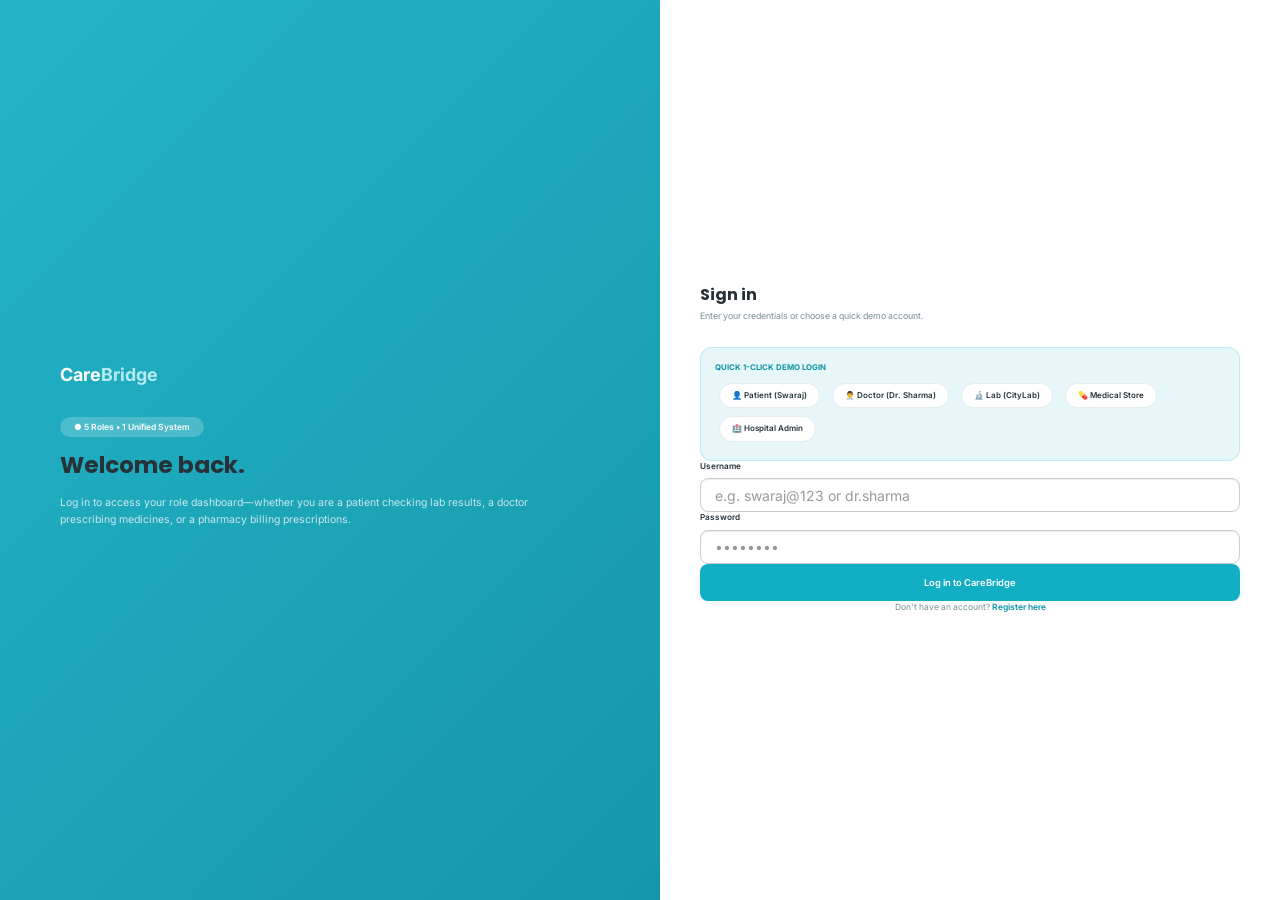
<file: login.html>
<!DOCTYPE html>
<html lang="en">
<head>
    <meta charset="UTF-8">
    <meta name="viewport" content="width=device-width, initial-scale=1.0">
    <title>Log in — CareBridge</title>
    <link href="https://fonts.googleapis.com/css2?family=Poppins:wght@500;600;700&family=Inter:wght@400;500;600&display=swap" rel="stylesheet">
    <link href="css/bootstrap.min.css" rel="stylesheet">
    <link href="css/site.css" rel="stylesheet">
    <style>
        :root {
            --color-primary: #12AEC4;
            --color-primary-dark: #0C93A6;
            --color-primary-light: #E7F7F9;
            --color-bg: #F7FAFB;
            --color-text: #263238;
            --color-muted: #7C8D96;
            --color-border: #E3EBEE;
        }
        body { font-family: 'Inter', sans-serif; background: var(--color-bg); margin: 0; min-height: 100vh; display: flex; flex-direction: column; }
        .cb-auth-wrap { display: flex; flex: 1; min-height: 100vh; }
        .cb-auth-brand { flex: 1; background: linear-gradient(135deg, rgba(18,174,196,0.92), rgba(12,147,166,0.96)), url('https://images.unsplash.com/photo-1576091160399-112ba8d25d1d?auto=format&fit=crop&w=900&q=80') center/cover; color: #fff; padding: 60px; display: flex; flex-direction: column; justify-content: center; }
        .cb-auth-form { width: 480px; background: #fff; display: flex; align-items: center; justify-content: center; padding: 40px; }
        .cb-card { width: 100%; }
        .btn-cb-primary { background: var(--color-primary); color: #fff; border: none; border-radius: 8px; padding: 12px; font-weight: 600; width: 100%; transition: 0.2s; }
        .btn-cb-primary:hover { background: var(--color-primary-dark); }
        .demo-chip { display: inline-block; padding: 6px 12px; margin: 4px; font-size: 0.8rem; font-weight: 600; border-radius: 20px; border: 1.5px solid var(--color-border); background: #fff; color: var(--color-text); text-decoration: none; cursor: pointer; transition: 0.15s; }
        .demo-chip:hover { border-color: var(--color-primary); background: var(--color-primary-light); color: var(--color-primary-dark); }
        @media(max-width: 850px) {
            .cb-auth-wrap { flex-direction: column; }
            .cb-auth-brand { padding: 40px 20px; }
            .cb-auth-form { width: 100%; }
        }
    </style>
</head>
<body>

    <div class="cb-auth-wrap">
        <div class="cb-auth-brand">
            <a href="index.html" style="color: #fff; text-decoration: none; font-size: 1.8rem; font-weight: 700; margin-bottom: 30px; display: inline-block;">Care<span style="color:#b2ebf2;">Bridge</span></a>
            <div style="background: rgba(255,255,255,0.2); width: fit-content; padding: 4px 14px; border-radius: 20px; font-size: 0.85rem; font-weight: 600; margin-bottom: 16px;">● 5 Roles • 1 Unified System</div>
            <h1 style="font-size: 2.3rem; margin-bottom: 16px;">Welcome back.</h1>
            <p style="font-size: 1.05rem; opacity: 0.9; line-height: 1.6; max-width: 480px;">Log in to access your role dashboard—whether you are a patient checking lab results, a doctor prescribing medicines, or a pharmacy billing prescriptions.</p>
        </div>

        <div class="cb-auth-form">
            <div class="cb-card">
                <h3 style="font-size: 1.6rem; font-weight: 700; margin-bottom: 6px;">Sign in</h3>
                <p style="color: var(--color-muted); font-size: 0.88rem; margin-bottom: 24px;">Enter your credentials or choose a quick demo account.</p>

                <div class="mb-4" style="background: var(--color-primary-light); padding: 14px; border-radius: 12px; border: 1px solid rgba(18,174,196,0.2);">
                    <div style="font-size: 0.78rem; font-weight: 700; color: var(--color-primary-dark); margin-bottom: 6px; text-transform: uppercase;">Quick 1-Click Demo Login</div>
                    <div>
                        <a href="portal.html?role=patient" class="demo-chip">👤 Patient (Swaraj)</a>
                        <a href="portal.html?role=doctor" class="demo-chip">👨‍⚕️ Doctor (Dr. Sharma)</a>
                        <a href="portal.html?role=lab" class="demo-chip">🔬 Lab (CityLab)</a>
                        <a href="portal.html?role=medicalstore" class="demo-chip">💊 Medical Store</a>
                        <a href="portal.html?role=admin" class="demo-chip">🏥 Hospital Admin</a>
                    </div>
                </div>

                <form id="loginForm" onsubmit="handleLogin(event)">
                    <div class="mb-3">
                        <label style="font-size: 0.82rem; font-weight: 600; margin-bottom: 6px; display: block;">Username</label>
                        <input type="text" id="username" class="form-control" style="padding: 10px 14px; border-radius: 8px;" placeholder="e.g. swaraj@123 or dr.sharma" required>
                    </div>

                    <div class="mb-4">
                        <label style="font-size: 0.82rem; font-weight: 600; margin-bottom: 6px; display: block;">Password</label>
                        <input type="password" id="password" class="form-control" style="padding: 10px 14px; border-radius: 8px;" placeholder="••••••••" required>
                    </div>

                    <div id="loginMsg" style="color: #d32f2f; font-size: 0.85rem; margin-bottom: 12px; display: none;"></div>

                    <button type="submit" class="btn-cb-primary">Log in to CareBridge</button>
                </form>

                <div class="text-center mt-4" style="font-size: 0.85rem; color: var(--color-muted);">
                    Don't have an account? <a href="register.html" style="color: var(--color-primary-dark); font-weight: 600; text-decoration: none;">Register here</a>
                </div>
            </div>
        </div>
    </div>

    <script src="js/app.js"></script>
    <script>
        function handleLogin(e) {
            e.preventDefault();
            const u = document.getElementById("username").value.trim().toLowerCase();
            const p = document.getElementById("password").value.trim();
            const msg = document.getElementById("loginMsg");

            // Seed user mappings from CareBridge.txt
            if (u.includes("dr.") || u === "doctor") {
                window.location.href = "portal.html?role=doctor";
            } else if (u.includes("lab") || u === "citylab") {
                window.location.href = "portal.html?role=lab";
            } else if (u.includes("medical") || u === "pharmacy" || u === "citymedical") {
                window.location.href = "portal.html?role=medicalstore";
            } else if (u.includes("admin") || u.includes("general") || u === "citygeneral") {
                window.location.href = "portal.html?role=admin";
            } else {
                window.location.href = "portal.html?role=patient";
            }
        }
    </script>
</body>
</html>
</file>
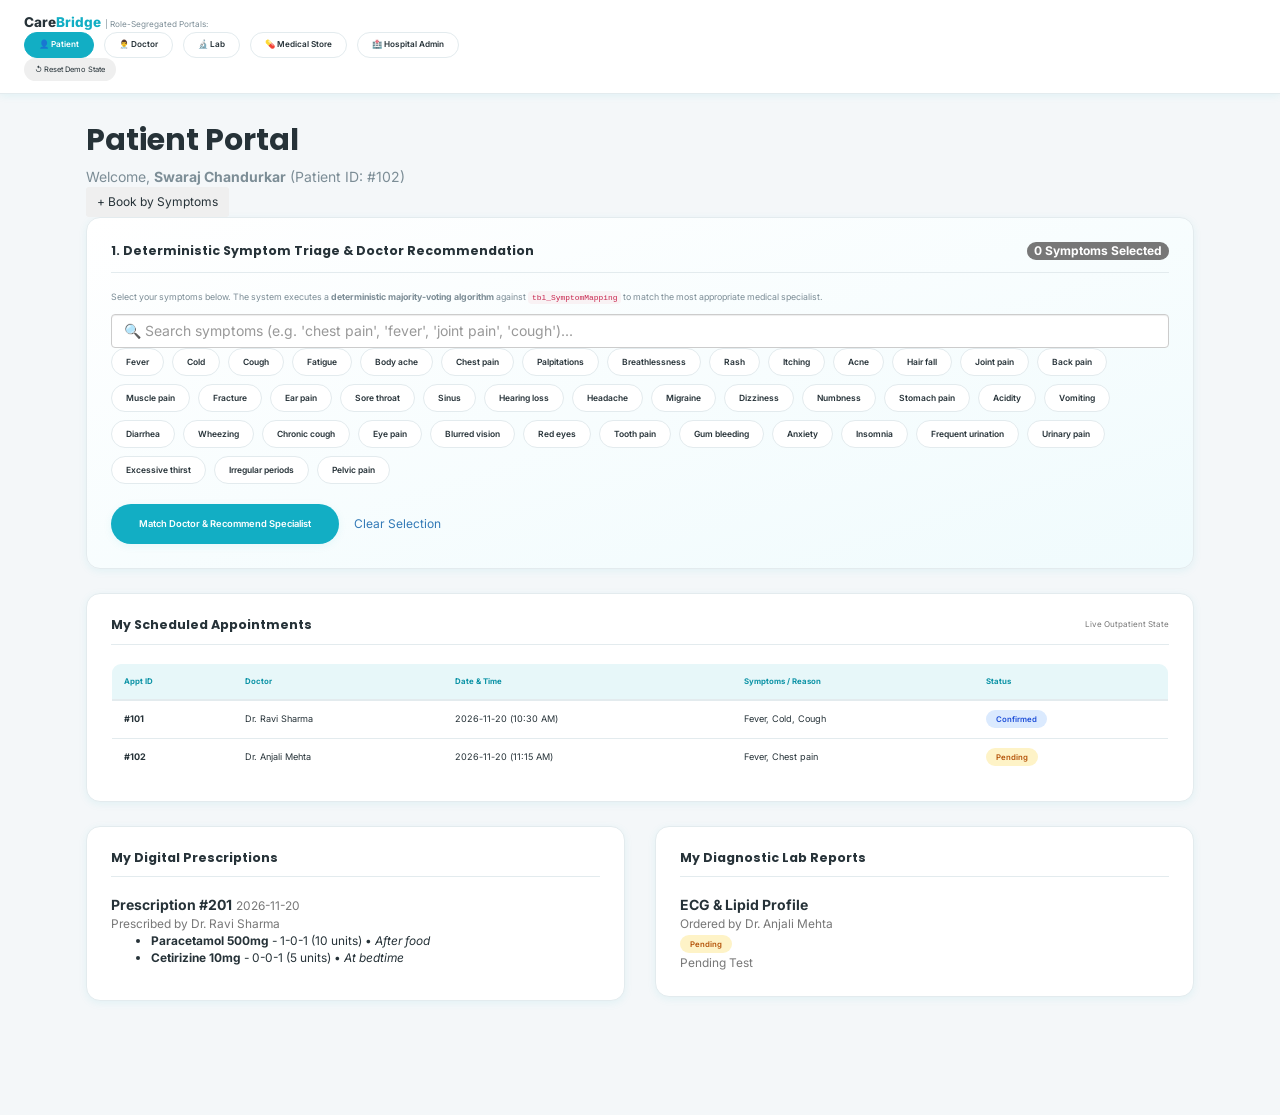
<file: portal.html>
<!DOCTYPE html>
<html lang="en">
<head>
    <meta charset="UTF-8">
    <meta name="viewport" content="width=device-width, initial-scale=1.0">
    <title>CareBridge — Unified Healthcare Portal</title>
    <link href="https://fonts.googleapis.com/css2?family=Poppins:wght@500;600;700;800&family=Inter:wght@400;500;600&display=swap" rel="stylesheet">
    <link href="css/bootstrap.min.css" rel="stylesheet">
    <link href="css/site.css" rel="stylesheet">
    <style>
        :root {
            --color-primary: #12AEC4;
            --color-primary-dark: #0C93A6;
            --color-primary-light: #E7F7F9;
            --color-bg: #F4F7F9;
            --color-surface: #FFFFFF;
            --color-text: #263238;
            --color-muted: #7C8D96;
            --color-border: #E3EBEE;
            --shadow-sm: 0 2px 8px rgba(18, 174, 196, 0.08);
            --shadow-md: 0 8px 24px rgba(18, 174, 196, 0.12);
        }
        body { font-family: 'Inter', sans-serif; background: var(--color-bg); color: var(--color-text); margin: 0; padding-bottom: 60px; }
        h1, h2, h3, h4, .nav-brand { font-family: 'Poppins', sans-serif; }
        
        /* Top Navigation with Role Switcher */
        .cb-master-bar { background: #fff; border-bottom: 1px solid var(--color-border); padding: 12px 24px; position: sticky; top: 0; z-index: 1000; box-shadow: var(--shadow-sm); }
        .role-pill { padding: 6px 14px; border-radius: 20px; font-size: 0.82rem; font-weight: 600; text-decoration: none; border: 1.5px solid var(--color-border); background: #fff; color: var(--color-text); margin-right: 6px; cursor: pointer; transition: 0.15s; }
        .role-pill:hover { border-color: var(--color-primary); background: var(--color-primary-light); color: var(--color-primary-dark); }
        .role-pill.active { background: var(--color-primary); color: #fff; border-color: var(--color-primary); }
        
        .cb-container { max-width: 1140px; margin: 30px auto; padding: 0 16px; }
        .cb-portal-view { display: none; }
        .cb-portal-view.active { display: block; animation: fadeIn 0.25s ease; }
        @keyframes fadeIn { from { opacity: 0; transform: translateY(6px); } to { opacity: 1; transform: translateY(0); } }

        /* Card components */
        .cb-card { background: #fff; border-radius: 14px; border: 1px solid var(--color-border); padding: 24px; box-shadow: var(--shadow-sm); margin-bottom: 24px; }
        .cb-card-header { display: flex; justify-content: space-between; align-items: center; margin-bottom: 18px; border-bottom: 1px solid var(--color-border); padding-bottom: 12px; }
        .cb-card-header h3 { font-size: 1.25rem; font-weight: 700; margin: 0; }
        
        /* Badges */
        .badge-pending { background: #FEF3C7; color: #B45309; padding: 4px 10px; border-radius: 12px; font-weight: 600; font-size: 0.78rem; }
        .badge-confirmed { background: #DBEAFE; color: #1D4ED8; padding: 4px 10px; border-radius: 12px; font-weight: 600; font-size: 0.78rem; }
        .badge-inprogress { background: #E0E7FF; color: #4338CA; padding: 4px 10px; border-radius: 12px; font-weight: 600; font-size: 0.78rem; }
        .badge-completed { background: #D1FAE5; color: #047857; padding: 4px 10px; border-radius: 12px; font-weight: 600; font-size: 0.78rem; }

        /* Symptom Chips */
        .symptom-grid { display: flex; flex-wrap: wrap; gap: 8px; list-style: none; padding: 0; margin: 0 0 20px; }
        .symptom-chip { border: 1.5px solid var(--color-border); border-radius: 20px; padding: 7px 14px; background: #fff; cursor: pointer; font-size: 0.85rem; font-weight: 600; transition: 0.15s; }
        .symptom-chip:hover { border-color: var(--color-primary); }
        .symptom-chip.selected { background: var(--color-primary); border-color: var(--color-primary); color: #fff; }

        /* Tables */
        .cb-table { width: 100%; border-collapse: collapse; font-size: 0.88rem; }
        .cb-table th { background: var(--color-primary-light); color: var(--color-primary-dark); font-weight: 700; padding: 12px; border-bottom: 2px solid var(--color-border); text-align: left; }
        .cb-table td { padding: 12px; border-bottom: 1px solid var(--color-border); vertical-align: middle; }
        .cb-table tr:hover td { background: #F8FCFD; }

        .btn-sm-action { padding: 5px 12px; font-size: 0.8rem; font-weight: 600; border-radius: 6px; text-decoration: none; border: none; cursor: pointer; display: inline-block; }
        .btn-sm-primary { background: var(--color-primary); color: #fff; }
        .btn-sm-primary:hover { background: var(--color-primary-dark); color: #fff; }
        .btn-sm-outline { border: 1px solid var(--color-primary); color: var(--color-primary); background: #fff; }
        .btn-sm-outline:hover { background: var(--color-primary-light); }
        
        /* Thermal Receipt Invoice */
        .thermal-receipt { max-width: 380px; margin: 0 auto; background: #FFFDF9; border: 1px dashed #7C8D96; padding: 24px; font-family: 'Courier New', monospace; font-size: 0.88rem; }
    </style>
</head>
<body>

    <!-- Top Master Bar with Role Switcher -->
    <div class="cb-master-bar d-flex flex-wrap justify-content-between align-items-center gap-2">
        <div class="d-flex align-items-center gap-3">
            <a href="index.html" style="font-weight: 800; font-size: 1.35rem; color: #263238; text-decoration: none;">Care<span style="color:var(--color-primary);">Bridge</span></a>
            <span class="d-none d-md-inline" style="color: var(--color-muted); font-size: 0.82rem;">| Role-Segregated Portals:</span>
        </div>

        <div class="d-flex flex-wrap align-items-center gap-1">
            <button class="role-pill active" onclick="switchRole('patient')">👤 Patient</button>
            <button class="role-pill" onclick="switchRole('doctor')">👨‍⚕️ Doctor</button>
            <button class="role-pill" onclick="switchRole('lab')">🔬 Lab</button>
            <button class="role-pill" onclick="switchRole('medicalstore')">💊 Medical Store</button>
            <button class="role-pill" onclick="switchRole('admin')">🏥 Hospital Admin</button>
        </div>

        <div>
            <button class="btn btn-outline-secondary btn-sm" onclick="resetDemo()" style="font-size: 0.75rem; border-radius: 20px;">↺ Reset Demo State</button>
        </div>
    </div>

    <div class="cb-container">

        <!-- ================= PATIENT PORTAL ================= -->
        <div id="view-patient" class="cb-portal-view active">
            <div class="d-flex justify-content-between align-items-center mb-3">
                <div>
                    <h2>Patient Portal</h2>
                    <p style="color: var(--color-muted); margin: 0;">Welcome, <strong>Swaraj Chandurkar</strong> (Patient ID: #102)</p>
                </div>
                <button class="btn btn-sm btn-outline-primary" onclick="showSection('patient-symptoms')">+ Book by Symptoms</button>
            </div>

            <!-- Symptom Checker Section -->
            <div id="patient-symptoms" class="cb-card" style="background: linear-gradient(to right bottom, #ffffff, #F0FBFD);">
                <div class="cb-card-header">
                    <h3>1. Deterministic Symptom Triage & Doctor Recommendation</h3>
                    <span id="selectedCount" class="badge bg-secondary">0 Symptoms Selected</span>
                </div>
                <p style="color: var(--color-muted); font-size: 0.88rem;">
                    Select your symptoms below. The system executes a <strong>deterministic majority-voting algorithm</strong> against <code>tbl_SymptomMapping</code> to match the most appropriate medical specialist.
                </p>

                <input type="text" id="symptomSearch" class="form-control mb-3" placeholder="🔍 Search symptoms (e.g. 'chest pain', 'fever', 'joint pain', 'cough')..." oninput="filterSymptoms()">

                <div class="symptom-grid" id="symptomList"></div>

                <div class="d-flex justify-content-between align-items-center pt-2">
                    <button class="btn btn-cb-primary" onclick="runSymptomRecommendation()">Match Doctor & Recommend Specialist</button>
                    <button class="btn btn-link text-muted btn-sm" onclick="clearSelectedSymptoms()">Clear Selection</button>
                </div>

                <!-- Recommendation Result Area -->
                <div id="recommendationResult" class="mt-4" style="display: none; padding: 20px; background: #fff; border-radius: 12px; border: 1.5px solid var(--color-primary);">
                    <h5 style="color: var(--color-primary-dark); font-weight: 700; margin-bottom: 6px;" id="recTitle"></h5>
                    <p style="font-size: 0.88rem; color: var(--color-muted);" id="recDesc"></p>
                    <div id="recommendedDoctorsList" class="row g-3 mt-2"></div>
                </div>
            </div>

            <!-- Appointments & History -->
            <div class="cb-card">
                <div class="cb-card-header">
                    <h3>My Scheduled Appointments</h3>
                    <span class="text-muted" style="font-size: 0.8rem;">Live Outpatient State</span>
                </div>
                <table class="cb-table">
                    <thead>
                        <tr>
                            <th>Appt ID</th>
                            <th>Doctor</th>
                            <th>Date & Time</th>
                            <th>Symptoms / Reason</th>
                            <th>Status</th>
                        </tr>
                    </thead>
                    <tbody id="patientApptsTable"></tbody>
                </table>
            </div>

            <!-- Electronic Prescriptions & Lab Reports -->
            <div class="row g-3">
                <div class="col-md-6">
                    <div class="cb-card h-100">
                        <div class="cb-card-header">
                            <h3>My Digital Prescriptions</h3>
                        </div>
                        <div id="patientPrescriptionsList"></div>
                    </div>
                </div>
                <div class="col-md-6">
                    <div class="cb-card h-100">
                        <div class="cb-card-header">
                            <h3>My Diagnostic Lab Reports</h3>
                        </div>
                        <div id="patientLabReportsList"></div>
                    </div>
                </div>
            </div>
        </div>


        <!-- ================= DOCTOR PORTAL ================= -->
        <div id="view-doctor" class="cb-portal-view">
            <div class="d-flex justify-content-between align-items-center mb-3">
                <div>
                    <h2>Doctor Consultation Portal</h2>
                    <p style="color: var(--color-muted); margin: 0;">Practicing as: <strong>Dr. Anjali Mehta</strong> (Cardiologist, City General Hospital)</p>
                </div>
                <span class="badge bg-primary">Consulting Hours: 10:00 AM - 4:00 PM</span>
            </div>

            <!-- Outpatient Queue -->
            <div class="cb-card">
                <div class="cb-card-header">
                    <h3>Outpatient Appointment Queue</h3>
                    <span class="text-muted" style="font-size: 0.8rem;">Click 'Confirm' to accept or 'Prescribe' to finish visit</span>
                </div>
                <table class="cb-table">
                    <thead>
                        <tr>
                            <th>Appt ID</th>
                            <th>Patient Name</th>
                            <th>Date/Time</th>
                            <th>Symptoms</th>
                            <th>Status</th>
                            <th>Actions</th>
                        </tr>
                    </thead>
                    <tbody id="doctorApptsTable"></tbody>
                </table>
            </div>

            <!-- Multi-Drug Prescription Pad Modal/Section -->
            <div id="prescriptionSection" class="cb-card" style="display: none; border-color: var(--color-primary); background: #FAFDFE;">
                <div class="cb-card-header">
                    <h3>Electronic Prescription Pad (ViewState Simulation)</h3>
                    <button class="btn-close" onclick="closePrescriptionSection()"></button>
                </div>
                <p style="color: var(--color-muted); font-size: 0.88rem;">
                    Patient: <strong id="prescribingPatientName"></strong> (Appointment #<span id="prescribingApptId"></span>)
                </p>

                <div id="medicineRowsWrap"></div>

                <div class="d-flex gap-2 my-3">
                    <button class="btn btn-outline-secondary btn-sm" onclick="addMedicineRow()">+ Add Another Medicine</button>
                    <button class="btn btn-outline-info btn-sm" onclick="orderLabTestPrompt()">🔬 Order Diagnostic Lab Test</button>
                </div>

                <div class="border-top pt-3 d-flex justify-content-end gap-2">
                    <button class="btn btn-secondary btn-sm" onclick="closePrescriptionSection()">Cancel</button>
                    <button class="btn btn-cb-primary btn-sm" onclick="commitPrescription()">Commit Prescription (Advances to Completed)</button>
                </div>
            </div>
        </div>


        <!-- ================= DIAGNOSTIC LAB PORTAL ================= -->
        <div id="view-lab" class="cb-portal-view">
            <div class="d-flex justify-content-between align-items-center mb-3">
                <div>
                    <h2>Diagnostic Laboratory Portal</h2>
                    <p style="color: var(--color-muted); margin: 0;">Facility: <strong>City Diagnostic Pathology & Imaging Lab</strong></p>
                </div>
            </div>

            <div class="cb-card">
                <div class="cb-card-header">
                    <h3>Incoming Diagnostic Investigation Orders</h3>
                    <span class="text-muted" style="font-size: 0.8rem;">Pending & In-Progress Tests</span>
                </div>
                <table class="cb-table">
                    <thead>
                        <tr>
                            <th>Order ID</th>
                            <th>Patient</th>
                            <th>Ordering Doctor</th>
                            <th>Investigation Ordered</th>
                            <th>State</th>
                            <th>Actions</th>
                        </tr>
                    </thead>
                    <tbody id="labRequestsTable"></tbody>
                </table>
            </div>
        </div>


        <!-- ================= MEDICAL STORE (PHARMACY) ================= -->
        <div id="view-medicalstore" class="cb-portal-view">
            <div class="d-flex justify-content-between align-items-center mb-3">
                <div>
                    <h2>Medical Store (Hospital Pharmacy)</h2>
                    <p style="color: var(--color-muted); margin: 0;">Dispensing Pharmacy: <strong>City Medical Stores</strong></p>
                </div>
            </div>

            <!-- Unbilled Prescription Queue -->
            <div class="cb-card">
                <div class="cb-card-header">
                    <h3>Unbilled Prescription Queue</h3>
                    <span class="badge bg-warning text-dark">Filtered via Correlated NOT EXISTS Subquery</span>
                </div>
                <p style="color: var(--color-muted); font-size: 0.85rem;">
                    Prescriptions signed by doctors arrive here directly. Enter medicine prices to generate an itemized bill.
                </p>
                <div id="unbilledPrescriptionsList"></div>
            </div>

            <!-- Bill Invoice View Area -->
            <div id="billingInvoiceArea" class="cb-card" style="display: none;">
                <div class="cb-card-header">
                    <h3>Customer Financial Invoice</h3>
                    <button class="btn btn-sm btn-outline-primary" onclick="window.print()">🖨️ Print Bill (window.print)</button>
                </div>
                <div class="thermal-receipt" id="invoiceDetails"></div>
            </div>
        </div>


        <!-- ================= HOSPITAL ADMIN PORTAL ================= -->
        <div id="view-admin" class="cb-portal-view">
            <div class="d-flex justify-content-between align-items-center mb-3">
                <div>
                    <h2>Hospital Executive Administration</h2>
                    <p style="color: var(--color-muted); margin: 0;">Facility Profile: <strong>City General Hospital</strong></p>
                </div>
            </div>

            <!-- Metric Cards -->
            <div class="row g-3 mb-4">
                <div class="col-md-3">
                    <div class="cb-card text-center p-3">
                        <h4 style="font-size: 1.8rem; color: var(--color-primary); font-weight: 800;" id="metricAppts">2</h4>
                        <div style="font-size: 0.85rem; color: var(--color-muted);">Total Appointments</div>
                    </div>
                </div>
                <div class="col-md-3">
                    <div class="cb-card text-center p-3">
                        <h4 style="font-size: 1.8rem; color: var(--color-primary); font-weight: 800;">13</h4>
                        <div style="font-size: 0.85rem; color: var(--color-muted);">Doctors Provisioned</div>
                    </div>
                </div>
                <div class="col-md-3">
                    <div class="cb-card text-center p-3">
                        <h4 style="font-size: 1.8rem; color: var(--color-primary); font-weight: 800;" id="metricRx">1</h4>
                        <div style="font-size: 0.85rem; color: var(--color-muted);">Prescriptions Issued</div>
                    </div>
                </div>
                <div class="col-md-3">
                    <div class="cb-card text-center p-3">
                        <h4 style="font-size: 1.8rem; color: var(--color-primary); font-weight: 800;" id="metricBills">0</h4>
                        <div style="font-size: 0.85rem; color: var(--color-muted);">Invoices Billed</div>
                    </div>
                </div>
            </div>

            <!-- Doctors Directory -->
            <div class="cb-card">
                <div class="cb-card-header">
                    <h3>Provisioned Medical Staff Directory</h3>
                    <span class="text-muted" style="font-size: 0.8rem;">13 Medical Specializations</span>
                </div>
                <table class="cb-table">
                    <thead>
                        <tr>
                            <th>Doctor Name</th>
                            <th>Specialization</th>
                            <th>Available Days</th>
                            <th>Consulting Hours</th>
                            <th>Contact Email</th>
                        </tr>
                    </thead>
                    <tbody id="adminDoctorsTable"></tbody>
                </table>
            </div>
        </div>

    </div>

    <!-- Booking Modal -->
    <div class="modal fade" id="bookingModal" tabindex="-1">
        <div class="modal-dialog">
            <div class="modal-content">
                <div class="modal-header">
                    <h5 class="modal-title">Book Doctor Appointment</h5>
                    <button type="button" class="btn-close" data-bs-dismiss="modal"></button>
                </div>
                <div class="modal-body">
                    <p>Doctor: <strong id="modalDocName"></strong> (<span id="modalDocSpec"></span>)</p>
                    <div class="mb-3">
                        <label class="form-label" style="font-size: 0.85rem;">Patient Name</label>
                        <input type="text" id="modalPatientName" class="form-control" value="Swaraj Chandurkar">
                    </div>
                    <div class="mb-3">
                        <label class="form-label" style="font-size: 0.85rem;">Appointment Date</label>
                        <input type="date" id="modalDate" class="form-control" value="2026-11-20">
                    </div>
                    <div class="mb-3">
                        <label class="form-label" style="font-size: 0.85rem;">Preferred Time</label>
                        <select id="modalTime" class="form-select">
                            <option>10:00 AM</option>
                            <option>11:30 AM</option>
                            <option>02:00 PM</option>
                            <option>04:30 PM</option>
                        </select>
                    </div>
                </div>
                <div class="modal-footer">
                    <button type="button" class="btn btn-secondary" data-bs-dismiss="modal">Cancel</button>
                    <button type="button" class="btn btn-cb-primary" onclick="confirmBooking()">Confirm & Enter Queue</button>
                </div>
            </div>
        </div>
    </div>

    <script src="js/jquery.min.js"></script>
    <script src="js/bootstrap.min.js"></script>
    <script src="js/app.js"></script>

    <script>
        let selectedSymptoms = [];
        let pendingBookingDoc = null;
        let activePrescribingAppt = null;

        // On Load
        document.addEventListener("DOMContentLoaded", function () {
            // Check URL param for role
            const urlParams = new URLSearchParams(window.location.search);
            const initialRole = urlParams.get("role") || "patient";
            switchRole(initialRole);
            renderSymptoms();
            refreshAllViews();
        });

        function switchRole(roleName) {
            document.querySelectorAll(".cb-portal-view").forEach(el => el.classList.remove("active"));
            document.querySelectorAll(".role-pill").forEach(el => el.classList.remove("active"));

            const target = document.getElementById("view-" + roleName);
            if (target) target.classList.add("active");

            document.querySelectorAll(".role-pill").forEach(el => {
                if (el.getAttribute("onclick").includes("'" + roleName + "'")) {
                    el.classList.add("active");
                }
            });

            // Update URL without reloading
            const url = new URL(window.location);
            url.searchParams.set("role", roleName);
            window.history.replaceState({}, '', url);

            refreshAllViews();
        }

        // Render 42 Symptoms Checklist
        function renderSymptoms() {
            const list = document.getElementById("symptomList");
            const map = CareBridge.getSymptomMap();
            list.innerHTML = "";

            Object.keys(map).forEach(s => {
                const li = document.createElement("li");
                li.className = "symptom-chip";
                li.textContent = s.charAt(0).toUpperCase() + s.slice(1);
                li.onclick = function () {
                    toggleSymptom(s, li);
                };
                list.appendChild(li);
            });
        }

        function filterSymptoms() {
            const q = document.getElementById("symptomSearch").value.toLowerCase().trim();
            document.querySelectorAll(".symptom-chip").forEach(chip => {
                const txt = chip.textContent.toLowerCase();
                chip.style.display = (txt.includes(q)) ? "inline-block" : "none";
            });
        }

        function toggleSymptom(s, el) {
            const idx = selectedSymptoms.indexOf(s);
            if (idx > -1) {
                selectedSymptoms.splice(idx, 1);
                el.classList.remove("selected");
            } else {
                selectedSymptoms.push(s);
                el.classList.add("selected");
            }
            document.getElementById("selectedCount").textContent = selectedSymptoms.length + " Selected";
        }

        function clearSelectedSymptoms() {
            selectedSymptoms = [];
            document.querySelectorAll(".symptom-chip").forEach(c => c.classList.remove("selected"));
            document.getElementById("selectedCount").textContent = "0 Selected";
            document.getElementById("recommendationResult").style.display = "none";
        }

        // Run Triage Algorithm
        function runSymptomRecommendation() {
            const spec = CareBridge.recommendSpecialization(selectedSymptoms);
            const doctors = CareBridge.getDoctors().filter(d => d.specId === spec.id);

            const res = document.getElementById("recommendationResult");
            const title = document.getElementById("recTitle");
            const desc = document.getElementById("recDesc");
            const docsList = document.getElementById("recommendedDoctorsList");

            title.textContent = "Recommended Specialization: " + spec.name;
            desc.textContent = "Based on majority-voting count across your symptoms (" + (selectedSymptoms.join(", ") || "None") + "), our deterministic rules recommend consulting a " + spec.name + ".";

            docsList.innerHTML = "";
            doctors.forEach(d => {
                const col = document.createElement("div");
                col.className = "col-md-6";
                col.innerHTML = `
                    <div class="p-3 border rounded bg-light">
                        <h6 class="mb-1 fw-bold text-dark">${d.name}</h6>
                        <div class="text-muted small">${d.hospital} • ${d.days} (${d.time})</div>
                        <button class="btn btn-sm btn-primary mt-2" onclick="openBookingModal(${d.id})">Book Appointment</button>
                    </div>
                `;
                docsList.appendChild(col);
            });

            res.style.display = "block";
            res.scrollIntoView({ behavior: 'smooth' });
        }

        function openBookingModal(doctorId) {
            const doc = CareBridge.getDoctors().find(d => d.id == doctorId);
            pendingBookingDoc = doc;
            document.getElementById("modalDocName").textContent = doc.name;
            document.getElementById("modalDocSpec").textContent = doc.specName;
            
            const modalEl = document.getElementById('bookingModal');
            const myModal = new bootstrap.Modal(modalEl);
            myModal.show();
        }

        function confirmBooking() {
            const patientName = document.getElementById("modalPatientName").value;
            const date = document.getElementById("modalDate").value;
            const time = document.getElementById("modalTime").value;
            const symptomsText = selectedSymptoms.join(", ") || "General checkup";

            CareBridge.addAppointment(patientName, pendingBookingDoc.id, date, time, symptomsText);

            const modalEl = document.getElementById('bookingModal');
            const modalInstance = bootstrap.Modal.getInstance(modalEl);
            if (modalInstance) modalInstance.hide();

            alert("Appointment Booked! Added to Doctor's Outpatient Queue with status 'Pending'.");
            clearSelectedSymptoms();
            refreshAllViews();
        }

        // Doctor Functions
        function confirmApptByDoctor(id) {
            CareBridge.confirmAppointment(id);
            refreshAllViews();
        }

        function openPrescribeModal(id) {
            const appts = CareBridge.getAppointments();
            const appt = appts.find(a => a.id == id);
            activePrescribingAppt = appt;

            document.getElementById("prescribingPatientName").textContent = appt.patientName;
            document.getElementById("prescribingApptId").textContent = appt.id;

            const wrap = document.getElementById("medicineRowsWrap");
            wrap.innerHTML = "";
            addMedicineRow("Paracetamol 500mg", "1-0-1", "10", "After meals");

            document.getElementById("prescriptionSection").style.display = "block";
            document.getElementById("prescriptionSection").scrollIntoView({ behavior: 'smooth' });
        }

        function addMedicineRow(name = "", dosage = "1-0-1", qty = "10", instructions = "After food") {
            const wrap = document.getElementById("medicineRowsWrap");
            const div = document.createElement("div");
            div.className = "row g-2 mb-2 med-item-row";
            div.innerHTML = `
                <div class="col-md-4"><input type="text" class="form-control form-control-sm med-name" placeholder="Medicine Name" value="${name}"></div>
                <div class="col-md-2"><input type="text" class="form-control form-control-sm med-dosage" placeholder="Dosage (e.g. 1-0-1)" value="${dosage}"></div>
                <div class="col-md-2"><input type="number" class="form-control form-control-sm med-qty" placeholder="Quantity" value="${qty}"></div>
                <div class="col-md-3"><input type="text" class="form-control form-control-sm med-inst" placeholder="Instructions" value="${instructions}"></div>
                <div class="col-md-1"><button class="btn btn-outline-danger btn-sm w-100" onclick="this.closest('.med-item-row').remove()">×</button></div>
            `;
            wrap.appendChild(div);
        }

        function closePrescriptionSection() {
            document.getElementById("prescriptionSection").style.display = "none";
        }

        function orderLabTestPrompt() {
            const test = prompt("Enter diagnostic test to order (e.g. 'CBC', 'Lipid Profile', 'ECG', 'Chest X-Ray'):", "Lipid Profile & ECG");
            if (test && activePrescribingAppt) {
                CareBridge.addLabRequest(activePrescribingAppt.id, test);
                alert("Diagnostic Lab Test requisition dispatched to City Diagnostic Lab!");
                refreshAllViews();
            }
        }

        function commitPrescription() {
            const rows = document.querySelectorAll(".med-item-row");
            const items = [];
            rows.forEach(r => {
                const name = r.querySelector(".med-name").value.trim();
                const dosage = r.querySelector(".med-dosage").value.trim();
                const qty = r.querySelector(".med-qty").value.trim();
                const instructions = r.querySelector(".med-inst").value.trim();
                if (name) items.push({ name, dosage, qty, instructions });
            });

            if (items.length === 0) {
                alert("Please add at least one medicine line.");
                return;
            }

            CareBridge.addPrescription(activePrescribingAppt.id, items);
            alert("Prescription Signed! Appointment status is now 'Completed' and prescription has been routed to the Medical Store unbilled queue.");
            closePrescriptionSection();
            refreshAllViews();
        }

        // Lab Functions
        function startLabTest(id) {
            CareBridge.startLabTest(id);
            refreshAllViews();
        }

        function uploadReportSimulation(id) {
            const fileName = "Validated_Diagnostic_Report_" + id + ".pdf";
            CareBridge.uploadLabReport(id, fileName);
            alert("Report " + fileName + " successfully uploaded! Test marked 'Completed' and is now accessible by the Patient.");
            refreshAllViews();
        }

        // Pharmacy Functions
        function billRx(rxId) {
            const rx = CareBridge.getPrescriptions().find(r => r.id == rxId);
            const prices = [];
            rx.items.forEach(it => {
                const p = prompt(`Enter unit price for ${it.name} (Qty: ${it.qty}):`, "30.00");
                prices.push(parseFloat(p) || 30.0);
            });

            const bill = CareBridge.billPrescription(rxId, prices);
            renderInvoice(bill);
            refreshAllViews();
        }

        function renderInvoice(bill) {
            const area = document.getElementById("billingInvoiceArea");
            const details = document.getElementById("invoiceDetails");
            
            let itemsHtml = "";
            bill.items.forEach(i => {
                itemsHtml += `<div>${i.name.padEnd(20, ' ')} ${i.qty.toString().padStart(4, ' ')}  ₹${i.price.toFixed(2).padStart(7, ' ')}</div>`;
            });

            details.innerHTML = `
                <div class="text-center fw-bold">CITY MEDICAL STORES</div>
                <div class="text-center small">Rathi Nagar, Amravati, Maharashtra</div>
                <div class="text-center small">Ph: 0721-2550123</div>
                ----------------------------------------
                <div>Bill No: #CB-${bill.id}       Date: ${bill.date}</div>
                <div>Patient: ${bill.patientName}</div>
                <div>Doctor : ${bill.doctorName}</div>
                ----------------------------------------
                <div>ITEM                 QTY    PRICE</div>
                ----------------------------------------
                ${itemsHtml}
                ----------------------------------------
                <div class="fw-bold">TOTAL AMOUNT PAID:       ₹${bill.totalAmount}</div>
                ----------------------------------------
                <div class="text-center small mt-2">*** COMPUTER GENERATED RECEIPT ***</div>
                <div class="text-center small">Thank you for visiting CareBridge</div>
            `;
            area.style.display = "block";
            area.scrollIntoView({ behavior: 'smooth' });
        }

        // Refresh All Data Views
        function refreshAllViews() {
            const appts = CareBridge.getAppointments();
            const rxs = CareBridge.getPrescriptions();
            const labs = CareBridge.getLabRequests();
            const bills = CareBridge.getBills();

            // 1. Patient Appointments
            const pTable = document.getElementById("patientApptsTable");
            pTable.innerHTML = appts.map(a => `
                <tr>
                    <td><strong>#${a.id}</strong></td>
                    <td>${a.doctorName}</td>
                    <td>${a.date} (${a.time})</td>
                    <td>${a.symptoms}</td>
                    <td><span class="badge-${a.status.toLowerCase()}">${a.status}</span></td>
                </tr>
            `).join("");

            // 2. Patient Prescriptions
            const pRxList = document.getElementById("patientPrescriptionsList");
            pRxList.innerHTML = rxs.length ? rxs.map(rx => `
                <div class="p-3 mb-2 border rounded bg-light">
                    <div class="d-flex justify-content-between">
                        <strong>Prescription #${rx.id}</strong>
                        <span class="text-muted small">${rx.date}</span>
                    </div>
                    <div class="small text-muted mb-2">Prescribed by ${rx.doctorName}</div>
                    <ul class="mb-0 small ps-3">
                        ${rx.items.map(it => `<li><strong>${it.name}</strong> - ${it.dosage} (${it.qty} units) • <em>${it.instructions}</em></li>`).join("")}
                    </ul>
                </div>
            `).join("") : `<div class="text-muted small">No prescriptions issued yet.</div>`;

            // 3. Patient Lab Reports
            const pLabList = document.getElementById("patientLabReportsList");
            pLabList.innerHTML = labs.length ? labs.map(l => `
                <div class="p-3 mb-2 border rounded bg-light d-flex justify-content-between align-items-center">
                    <div>
                        <strong>${l.testName}</strong>
                        <div class="small text-muted">Ordered by ${l.doctorName}</div>
                        <span class="badge-${l.status.toLowerCase().replace(" ", "")}">${l.status}</span>
                    </div>
                    ${l.reportUrl ? `<button class="btn btn-sm btn-outline-success" onclick="alert('Viewing PDF: ' + '${l.reportUrl}')">📥 View PDF</button>` : `<span class="text-muted small">Pending Test</span>`}
                </div>
            `).join("") : `<div class="text-muted small">No diagnostic lab reports requested yet.</div>`;

            // 4. Doctor Outpatient Queue
            const docTable = document.getElementById("doctorApptsTable");
            docTable.innerHTML = appts.map(a => `
                <tr>
                    <td>#${a.id}</td>
                    <td><strong>${a.patientName}</strong></td>
                    <td>${a.date} (${a.time})</td>
                    <td>${a.symptoms}</td>
                    <td><span class="badge-${a.status.toLowerCase()}">${a.status}</span></td>
                    <td>
                        ${a.status === 'Pending' ? `<button class="btn-sm-action btn-sm-primary" onclick="confirmApptByDoctor(${a.id})">Confirm</button>` : ''}
                        ${a.status === 'Confirmed' ? `<button class="btn-sm-action btn-sm-outline" onclick="openPrescribeModal(${a.id})">Prescribe & Conclude</button>` : ''}
                        ${a.status === 'Completed' ? `<span class="text-success small fw-bold">✓ Concluded</span>` : ''}
                    </td>
                </tr>
            `).join("");

            // 5. Diagnostic Lab Orders
            const labTable = document.getElementById("labRequestsTable");
            labTable.innerHTML = labs.map(l => `
                <tr>
                    <td>#${l.id}</td>
                    <td><strong>${l.patientName}</strong></td>
                    <td>${l.doctorName}</td>
                    <td>${l.testName}</td>
                    <td><span class="badge-${l.status.toLowerCase().replace(" ", "")}">${l.status}</span></td>
                    <td>
                        ${l.status === 'Pending' ? `<button class="btn-sm-action btn-sm-primary" onclick="startLabTest(${l.id})">Start Test</button>` : ''}
                        ${l.status === 'In Progress' ? `<button class="btn-sm-action btn-sm-outline" onclick="uploadReportSimulation(${l.id})">Upload PDF Report</button>` : ''}
                        ${l.status === 'Completed' ? `<span class="text-success small fw-bold">✓ Report Delivered</span>` : ''}
                    </td>
                </tr>
            `).join("");

            // 6. Medical Store Unbilled Queue (WHERE NOT EXISTS)
            const unbilled = rxs.filter(r => !r.billed);
            const unbilledWrap = document.getElementById("unbilledPrescriptionsList");
            unbilledWrap.innerHTML = unbilled.length ? unbilled.map(r => `
                <div class="p-3 mb-2 border rounded bg-light d-flex justify-content-between align-items-center">
                    <div>
                        <h6 class="mb-1 fw-bold">Rx #${r.id} — Patient: ${r.patientName}</h6>
                        <div class="small text-muted">Signed by ${r.doctorName} • ${r.items.length} Medicines Prescribed</div>
                    </div>
                    <button class="btn btn-sm btn-cb-primary" onclick="billRx(${r.id})">Price & Generate Bill</button>
                </div>
            `).join("") : `<div class="p-3 text-muted border rounded">No unbilled prescriptions in queue. All prescriptions are billed.</div>`;

            // 7. Admin Metrics & Staff
            document.getElementById("metricAppts").textContent = appts.length;
            document.getElementById("metricRx").textContent = rxs.length;
            document.getElementById("metricBills").textContent = bills.length;

            const adminTable = document.getElementById("adminDoctorsTable");
            adminTable.innerHTML = CareBridge.getDoctors().map(d => `
                <tr>
                    <td><strong>${d.name}</strong></td>
                    <td><span class="badge bg-light text-dark border">${d.specName}</span></td>
                    <td>${d.days}</td>
                    <td>${d.time}</td>
                    <td><a href="mailto:${d.email}" class="text-decoration-none">${d.email}</a></td>
                </tr>
            `).join("");
        }

        function resetDemo() {
            if (confirm("Reset demo data to initial database state?")) {
                CareBridge.resetDemoData();
                location.reload();
            }
        }
    </script>
</body>
</html>
</file>
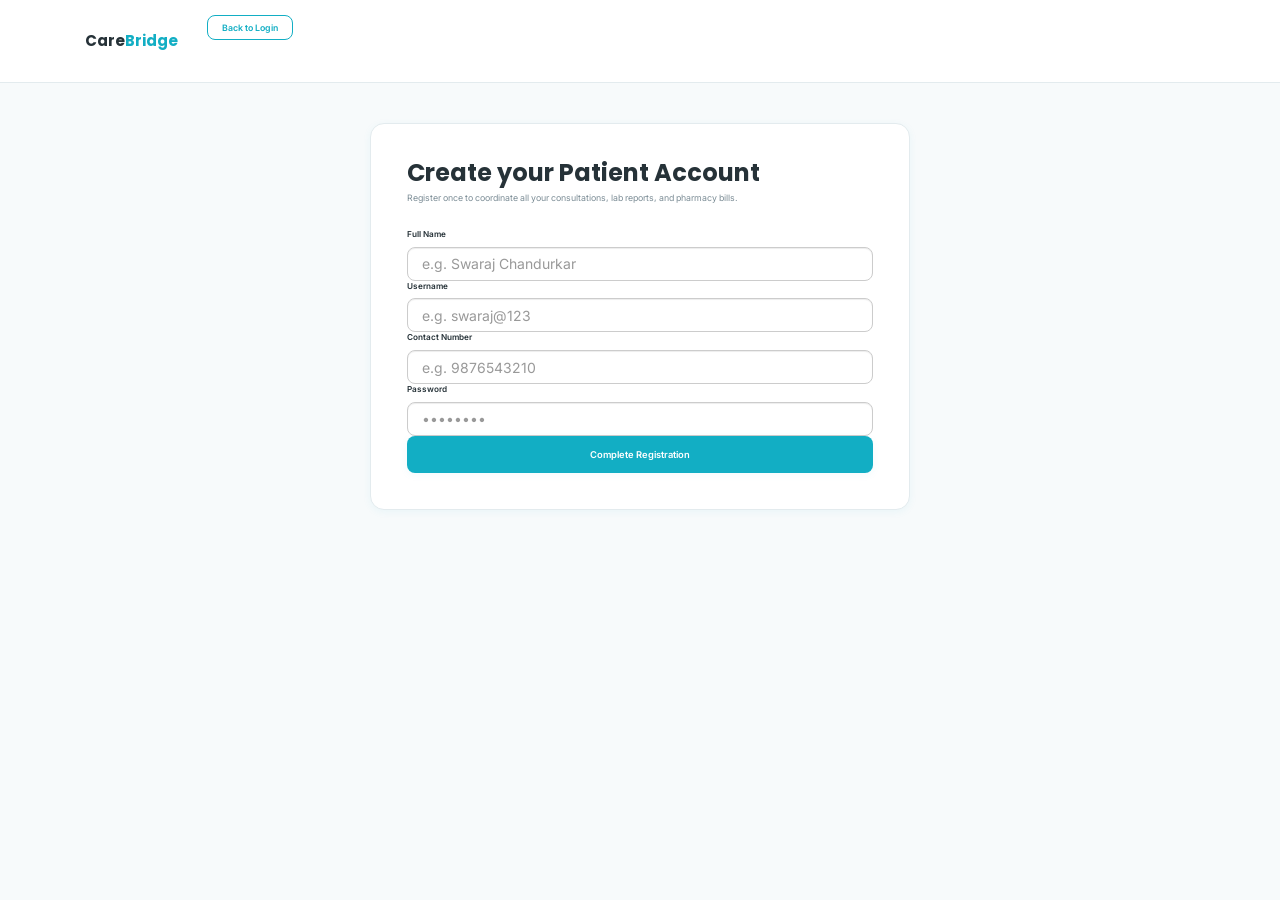
<file: register.html>
<!DOCTYPE html>
<html lang="en">
<head>
    <meta charset="UTF-8">
    <meta name="viewport" content="width=device-width, initial-scale=1.0">
    <title>Register — CareBridge</title>
    <link href="https://fonts.googleapis.com/css2?family=Poppins:wght@500;600;700&family=Inter:wght@400;500;600&display=swap" rel="stylesheet">
    <link href="css/bootstrap.min.css" rel="stylesheet">
    <link href="css/site.css" rel="stylesheet">
    <style>
        :root {
            --color-primary: #12AEC4;
            --color-primary-dark: #0C93A6;
            --color-primary-light: #E7F7F9;
            --color-bg: #F7FAFB;
            --color-text: #263238;
            --color-muted: #7C8D96;
            --color-border: #E3EBEE;
        }
        body { font-family: 'Inter', sans-serif; background: var(--color-bg); margin: 0; min-height: 100vh; }
        .cb-navbar { background: #fff; border-bottom: 1px solid var(--color-border); padding: 16px 0; }
        .cb-navbar .navbar-brand { font-size: 1.5rem; font-weight: 700; color: #263238; text-decoration: none; }
        .cb-navbar .navbar-brand span { color: var(--color-primary); }
        .btn-cb-primary { background: var(--color-primary); color: #fff; border: none; border-radius: 8px; padding: 12px; font-weight: 600; width: 100%; transition: 0.2s; }
        .btn-cb-primary:hover { background: var(--color-primary-dark); }
        .cb-reg-card { background: #fff; border-radius: 14px; border: 1px solid var(--color-border); padding: 36px; max-width: 540px; margin: 40px auto; box-shadow: var(--shadow-sm); }
    </style>
</head>
<body>
    <nav class="cb-navbar">
        <div class="container d-flex justify-content-between align-items-center">
            <a class="navbar-brand" href="index.html">Care<span>Bridge</span></a>
            <a href="login.html" class="btn-cb-outline" style="border:1.5px solid var(--color-primary); color:var(--color-primary); padding:6px 14px; border-radius:8px; text-decoration:none; font-weight:600;">Back to Login</a>
        </div>
    </nav>

    <div class="container">
        <div class="cb-reg-card">
            <h3 style="font-weight: 700; margin-bottom: 6px;">Create your Patient Account</h3>
            <p style="color: var(--color-muted); font-size: 0.88rem; margin-bottom: 24px;">Register once to coordinate all your consultations, lab reports, and pharmacy bills.</p>

            <form onsubmit="handleRegister(event)">
                <div class="mb-3">
                    <label style="font-size: 0.82rem; font-weight: 600; margin-bottom: 6px; display: block;">Full Name</label>
                    <input type="text" id="regName" class="form-control" style="padding: 10px 14px; border-radius: 8px;" placeholder="e.g. Swaraj Chandurkar" required>
                </div>
                <div class="mb-3">
                    <label style="font-size: 0.82rem; font-weight: 600; margin-bottom: 6px; display: block;">Username</label>
                    <input type="text" id="regUser" class="form-control" style="padding: 10px 14px; border-radius: 8px;" placeholder="e.g. swaraj@123" required>
                </div>
                <div class="mb-3">
                    <label style="font-size: 0.82rem; font-weight: 600; margin-bottom: 6px; display: block;">Contact Number</label>
                    <input type="tel" id="regPhone" class="form-control" style="padding: 10px 14px; border-radius: 8px;" placeholder="e.g. 9876543210" required>
                </div>
                <div class="mb-4">
                    <label style="font-size: 0.82rem; font-weight: 600; margin-bottom: 6px; display: block;">Password</label>
                    <input type="password" id="regPass" class="form-control" style="padding: 10px 14px; border-radius: 8px;" placeholder="••••••••" required>
                </div>

                <button type="submit" class="btn-cb-primary">Complete Registration</button>
            </form>
        </div>
    </div>

    <script>
        function handleRegister(e) {
            e.preventDefault();
            alert("Account created successfully! Redirecting to Patient Portal...");
            window.location.href = "portal.html?role=patient";
        }
    </script>
</body>
</html>
</file>
<file: css/site.css>
﻿:root {
    --color-primary: #12AEC4;
    --color-primary-dark: #0C93A6;
    --color-primary-light: #E7F7F9;
    --color-bg: #F7FAFB;
    --color-surface: #FFFFFF;
    --color-text: #263238;
    --color-muted: #7C8D96;
    --color-border: #E3EBEE;
    --radius: 10px;
    --shadow-sm: 0 2px 8px rgba(18, 174, 196, 0.06);
    --shadow-md: 0 10px 28px rgba(18, 174, 196, 0.12);
}

* {
    box-sizing: border-box;
}
/* ---------- Proper labeled input groups with real spacing ---------- */
.cb-field-group {
    margin-bottom: 20px;
}

    .cb-field-group label {
        display: block;
        font-size: 0.82rem;
        font-weight: 600;
        color: var(--color-text);
        margin-bottom: 7px;
    }

.cb-input-icon-group {
    position: relative;
}

    .cb-input-icon-group svg {
        position: absolute;
        left: 14px;
        top: 50%;
        transform: translateY(-50%);
        width: 17px;
        height: 17px;
        color: var(--color-muted);
        pointer-events: none;
    }

    .cb-input-icon-group:focus-within svg {
        color: var(--color-primary);
    }

.cb-action-card .form-control,
.cb-action-card .form-select {
    border: 1.5px solid var(--color-border);
    border-radius: 10px;
    padding: 12px 14px 12px 42px;
    font-size: 0.92rem;
    background-color: #FBFDFD;
    width: 100%;
    transition: border-color 0.15s ease, box-shadow 0.15s ease, background-color 0.15s ease;
}

    .cb-action-card .form-control:hover {
        border-color: #C7DDE1;
    }

    .cb-action-card .form-control:focus {
        border-color: var(--color-primary);
        box-shadow: 0 0 0 4px rgba(18, 174, 196, 0.10);
        background-color: #FFFFFF;
        outline: none;
    }

    .cb-action-card .form-control::placeholder {
        color: #A9B7BD;
    }

.cb-field-row {
    display: grid;
    grid-template-columns: 1fr 1fr;
    gap: 18px;
    margin-bottom: 0;
}

@media (max-width: 700px) {
    .cb-field-row {
        grid-template-columns: 1fr;
    }
}

.cb-action-card {
    padding: 30px 28px;
}

input:-webkit-autofill,
input:-webkit-autofill:hover,
input:-webkit-autofill:focus {
    -webkit-text-fill-color: var(--color-text) !important;
    -webkit-box-shadow: 0 0 0px 1000px #FBFDFD inset !important;
    box-shadow: 0 0 0px 1000px #FBFDFD inset !important;
    transition: background-color 9999s ease-in-out 0s;
}
/* ---------- Uneven input row (WritePrescription-style forms) ---------- */
.cb-input-row {
    display: grid;
    grid-template-columns: 2fr 1.5fr 1fr 1.5fr;
    gap: 10px;
}

@media (max-width: 700px) {
    .cb-input-row {
        grid-template-columns: 1fr 1fr;
    }
}

.cb-input-row .form-control {
    margin-bottom: 0;
}
/* ---------- Icon-prefixed inputs ---------- */
.cb-input-icon-group {
    position: relative;
}

    .cb-input-icon-group svg {
        position: absolute;
        left: 14px;
        top: 50%;
        transform: translateY(-50%);
        width: 17px;
        height: 17px;
        color: var(--color-muted);
        pointer-events: none;
        transition: color 0.15s ease;
    }

    .cb-input-icon-group input.form-control,
    .cb-input-icon-group .form-control {
        padding-left: 42px !important;
    }

        .cb-input-icon-group input.form-control:focus ~ svg,
        .cb-input-icon-group:focus-within svg {
            color: var(--color-primary);
        }

.cb-action-card .form-control,
.cb-action-card .form-select {
    border: 1.5px solid var(--color-border);
    border-radius: 10px;
    padding: 12px 14px;
    font-size: 0.92rem;
    background-color: #FBFDFD;
    transition: border-color 0.15s ease, box-shadow 0.15s ease, background-color 0.15s ease;
}

    .cb-action-card .form-control:hover {
        border-color: #C7DDE1;
    }

    .cb-action-card .form-control:focus {
        border-color: var(--color-primary);
        box-shadow: 0 0 0 4px rgba(18, 174, 196, 0.10);
        background-color: #FFFFFF;
        outline: none;
    }

    .cb-action-card .form-control::placeholder {
        color: #A9B7BD;
    }

/* Kill Chrome's autofill highlight */
input:-webkit-autofill,
input:-webkit-autofill:hover,
input:-webkit-autofill:focus {
    -webkit-text-fill-color: var(--color-text) !important;
    -webkit-box-shadow: 0 0 0px 1000px #FBFDFD inset !important;
    box-shadow: 0 0 0px 1000px #FBFDFD inset !important;
    transition: background-color 9999s ease-in-out 0s;
}
/* ---------- Kill Chrome's autofill highlight on all inputs ---------- */
input:-webkit-autofill,
input:-webkit-autofill:hover,
input:-webkit-autofill:focus,
input:-webkit-autofill:active {
    -webkit-text-fill-color: var(--color-text) !important;
    -webkit-box-shadow: 0 0 0px 1000px #FBFDFD inset !important;
    box-shadow: 0 0 0px 1000px #FBFDFD inset !important;
    transition: background-color 9999s ease-in-out 0s, color 9999s ease-in-out 0s;
    caret-color: var(--color-text);
}

.cb-auth-card input:-webkit-autofill,
.cb-auth-card input:-webkit-autofill:hover,
.cb-auth-card input:-webkit-autofill:focus {
    -webkit-box-shadow: 0 0 0px 1000px #FFFFFF inset !important;
    box-shadow: 0 0 0px 1000px #FFFFFF inset !important;
}

/* ---------- Simple form card (SetAvailability, RequestLabTest, etc.) ---------- */
.cb-form-card {
    background-color: #FFFFFF;
    border: 1px solid var(--color-border);
    border-radius: var(--radius);
    padding: 32px;
    max-width: 480px;
}

    .cb-form-card .cb-form-icon {
        width: 48px;
        height: 48px;
        border-radius: 12px;
        background-color: var(--color-primary-light);
        color: var(--color-primary-dark);
        display: flex;
        align-items: center;
        justify-content: center;
        margin-bottom: 18px;
    }

        .cb-form-card .cb-form-icon svg {
            width: 24px;
            height: 24px;
        }

    .cb-form-card .form-label {
        font-size: 0.85rem;
        color: var(--color-muted);
        font-weight: 500;
        margin-bottom: 5px;
    }

    .cb-form-card .form-control,
    .cb-form-card .form-select {
        border: 1px solid var(--color-border);
        border-radius: 8px;
        padding: 11px 14px;
        font-size: 0.93rem;
        background-color: #FBFDFD;
        margin-bottom: 18px;
        width: 100%;
    }

        .cb-form-card .form-control:focus,
        .cb-form-card .form-select:focus {
            border-color: var(--color-primary);
            box-shadow: 0 0 0 3px rgba(18, 174, 196, 0.12);
            outline: none;
            background-color: #FFFFFF;
        }


/* ---------- Table action links ---------- */
.cb-table-link {
    color: var(--color-primary-dark);
    font-weight: 600;
    font-size: 0.88rem;
}

    .cb-table-link:hover {
        text-decoration: underline;
    }

.cb-table-link-muted {
    color: var(--color-text);
    font-weight: 600;
    font-size: 0.88rem;
}

    .cb-table-link-muted:hover {
        color: var(--color-primary-dark);
    }

/* ---------- Patient name with avatar in tables ---------- */
.cb-patient-cell {
    display: flex;
    align-items: center;
    gap: 10px;
}

.cb-patient-avatar {
    width: 32px;
    height: 32px;
    border-radius: 50%;
    background: linear-gradient(135deg, var(--color-primary) 0%, var(--color-primary-dark) 100%);
    color: #FFFFFF;
    display: flex;
    align-items: center;
    justify-content: center;
    font-size: 0.78rem;
    font-weight: 700;
    flex-shrink: 0;
}

/* ---------- Empty state ---------- */
.cb-empty-state {
    text-align: center;
    padding: 50px 20px;
    background-color: #FFFFFF;
    border: 1px solid var(--color-border);
    border-radius: var(--radius);
}

    .cb-empty-state .cb-empty-icon {
        width: 56px;
        height: 56px;
        border-radius: 50%;
        background-color: var(--color-primary-light);
        color: var(--color-primary-dark);
        display: flex;
        align-items: center;
        justify-content: center;
        margin: 0 auto 16px auto;
    }

        .cb-empty-state .cb-empty-icon svg {
            width: 26px;
            height: 26px;
        }

    .cb-empty-state p {
        color: var(--color-muted);
        font-size: 0.92rem;
        margin: 0;
    }

/* ---------- Custom grid utilities, no Bootstrap dependency ---------- */
.cb-grid-4 {
    display: grid;
    grid-template-columns: repeat(4, 1fr);
    gap: 16px;
}

.cb-grid-3 {
    display: grid;
    grid-template-columns: repeat(3, 1fr);
    gap: 16px;
}

.cb-grid-2 {
    display: grid;
    grid-template-columns: repeat(2, 1fr);
    gap: 16px;
}

@media (max-width: 900px) {
    .cb-grid-4 {
        grid-template-columns: repeat(2, 1fr);
    }

    .cb-grid-3 {
        grid-template-columns: repeat(2, 1fr);
    }
}

@media (max-width: 600px) {
    .cb-grid-4, .cb-grid-3, .cb-grid-2 {
        grid-template-columns: 1fr;
    }
}

.cb-grid-5 {
    display: grid;
    grid-template-columns: repeat(5, 1fr);
    gap: 16px;
}

.cb-grid-2-uneven {
    display: grid;
    grid-template-columns: 2fr 1fr;
    gap: 16px;
}

@media (max-width: 900px) {
    .cb-grid-5 {
        grid-template-columns: repeat(2, 1fr);
    }

    .cb-grid-2-uneven {
        grid-template-columns: 1fr;
    }
}

/* ---------- Dashboard welcome banner ---------- */
.cb-welcome-banner {
    background: linear-gradient(120deg, var(--color-primary) 0%, var(--color-primary-dark) 100%);
    border-radius: 16px;
    padding: 0;
    display: flex;
    align-items: center;
    justify-content: space-between;
    overflow: hidden;
    margin-bottom: 28px;
}

.cb-welcome-text {
    padding: 30px 34px;
    color: #FFFFFF;
}

    .cb-welcome-text h1 {
        color: #FFFFFF;
        font-size: 1.5rem;
        margin-bottom: 4px;
    }

    .cb-welcome-text p {
        color: rgba(255,255,255,0.85);
        font-size: 0.9rem;
        margin: 0;
    }

.cb-welcome-img {
    width: 160px;
    height: 130px;
    object-fit: cover;
    flex-shrink: 0;
    display: block;
}

/* ---------- Stat card with icon ---------- */
.cb-stat-card-v2 {
    background-color: #FFFFFF;
    border: 1px solid var(--color-border);
    border-radius: var(--radius);
    padding: 20px;
    display: flex;
    align-items: center;
    gap: 14px;
}

.cb-stat-icon {
    width: 44px;
    height: 44px;
    border-radius: 12px;
    background-color: var(--color-primary-light);
    color: var(--color-primary-dark);
    display: flex;
    align-items: center;
    justify-content: center;
    flex-shrink: 0;
}

    .cb-stat-icon svg {
        width: 22px;
        height: 22px;
    }

.cb-stat-card-v2 .cb-stat-value {
    font-family: 'Poppins', sans-serif;
    font-size: 1.7rem;
    font-weight: 700;
    color: var(--color-text);
    line-height: 1;
}

.cb-stat-card-v2 .cb-stat-label {
    color: var(--color-muted);
    font-size: 0.82rem;
    margin-top: 3px;
}

.cb-action-card .cb-action-icon {
    width: 40px;
    height: 40px;
    border-radius: 10px;
    background-color: var(--color-primary-light);
    color: var(--color-primary-dark);
    display: flex;
    align-items: center;
    justify-content: center;
    margin-bottom: 14px;
}

    .cb-action-card .cb-action-icon svg {
        width: 20px;
        height: 20px;
    }

body {
    font-family: 'Inter', sans-serif;
    background-color: var(--color-bg);
    color: var(--color-text);
    margin: 0;
}

h1, h2, h3, h4 {
    font-family: 'Poppins', sans-serif;
    color: var(--color-text);
    font-weight: 700;
    margin-top: 0;
}

a {
    color: var(--color-text);
    text-decoration: none;
}

/* ---------- Top utility strip ---------- */
.cb-topstrip {
    background-color: var(--color-primary-dark);
    color: #E7F7F9;
    font-size: 0.82rem;
    padding: 8px 0;
    text-align: center;
    font-weight: 500;
}

/* ---------- Main navbar ---------- */
.cb-navbar {
    background-color: var(--color-surface);
    padding: 16px 0;
    border-bottom: 1px solid var(--color-border);
}

    .cb-navbar .navbar-brand {
        font-family: 'Poppins', sans-serif;
        font-size: 1.4rem;
        font-weight: 800;
        color: var(--color-text) !important;
    }

        .cb-navbar .navbar-brand span {
            color: var(--color-primary);
        }

    .cb-navbar .nav-link {
        color: var(--color-muted) !important;
        margin-left: 6px;
        font-size: 0.95rem;
        font-weight: 600;
        padding: 8px 12px !important;
    }

        .cb-navbar .nav-link:hover {
            color: var(--color-primary) !important;
        }

    .cb-navbar .btn-cb-outline {
        border: 1.5px solid var(--color-primary);
        color: var(--color-primary) !important;
        padding: 8px 22px;
        border-radius: 24px;
        margin-left: 14px;
        font-size: 0.88rem;
        font-weight: 600;
        transition: background-color 0.15s ease, color 0.15s ease;
    }

        .cb-navbar .btn-cb-outline:hover {
            background-color: var(--color-primary);
            color: #FFFFFF !important;
        }

    .cb-navbar .btn-cb-filled {
        background-color: var(--color-primary);
        color: #FFFFFF !important;
        padding: 8px 22px;
        border-radius: 24px;
        margin-left: 10px;
        font-size: 0.88rem;
        font-weight: 600;
        box-shadow: var(--shadow-sm);
        transition: background-color 0.15s ease;
    }

        .cb-navbar .btn-cb-filled:hover {
            background-color: var(--color-primary-dark);
        }

/* ---------- Buttons, general ---------- */
.btn-cb-primary {
    background-color: var(--color-primary);
    border: none;
    color: #FFFFFF;
    padding: 13px 28px;
    border-radius: 24px;
    font-weight: 600;
    font-size: 0.94rem;
    box-shadow: var(--shadow-sm);
    transition: background-color 0.15s ease, transform 0.15s ease;
}

    .btn-cb-primary:hover {
        background-color: var(--color-primary-dark);
        color: #FFFFFF;
        transform: translateY(-1px);
    }

/* ---------- Hero ---------- */
.cb-hero {
    padding: 70px 0;
}

    .cb-hero h1 {
        font-size: 2.6rem;
        line-height: 1.22;
        max-width: 540px;
    }

    .cb-hero p.lead {
        color: var(--color-muted);
        font-size: 1.05rem;
        max-width: 480px;
        line-height: 1.65;
    }

.cb-hero-visual {
    background: linear-gradient(160deg, var(--color-primary-light) 0%, #FFFFFF 100%);
    border-radius: 24px;
    padding: 50px 30px;
    position: relative;
    min-height: 340px;
    display: flex;
    align-items: center;
    justify-content: center;
}

    .cb-hero-visual::before,
    .cb-hero-visual::after {
        content: "";
        position: absolute;
        border-radius: 50%;
        background: rgba(18, 174, 196, 0.10);
    }

    .cb-hero-visual::before {
        width: 160px;
        height: 160px;
        top: -30px;
        right: -30px;
    }

    .cb-hero-visual::after {
        width: 110px;
        height: 110px;
        bottom: -20px;
        left: -20px;
        background: rgba(18, 174, 196, 0.14);
    }

/* ---------- Flow diagram ---------- */
.cb-flow {
    position: relative;
    z-index: 1;
    display: flex;
    flex-direction: column;
    align-items: center;
    gap: 0;
}

.cb-flow-step {
    background-color: #FFFFFF;
    border-radius: 16px;
    box-shadow: var(--shadow-md);
    padding: 16px 26px;
    display: flex;
    align-items: center;
    gap: 14px;
    min-width: 200px;
}

    .cb-flow-step .cb-flow-number {
        display: inline-flex;
        align-items: center;
        justify-content: center;
        width: 36px;
        height: 36px;
        background-color: var(--color-primary-light);
        color: var(--color-primary-dark);
        border-radius: 10px;
        font-family: 'Poppins', sans-serif;
        font-weight: 700;
        font-size: 0.95rem;
    }

    .cb-flow-step .cb-flow-label {
        font-size: 0.9rem;
        font-weight: 600;
        color: var(--color-text);
    }

.cb-flow-connector {
    width: 2px;
    height: 22px;
    background-color: var(--color-border);
}

/* ---------- Role cards ---------- */
.cb-role-section {
    padding: 60px 0;
}

.cb-role-card {
    border: 1px solid var(--color-border);
    border-radius: var(--radius);
    padding: 28px 24px;
    background-color: var(--color-surface);
    height: 100%;
    transition: box-shadow 0.2s ease, border-color 0.2s ease;
}

    .cb-role-card:hover {
        box-shadow: var(--shadow-md);
        border-color: var(--color-primary-light);
    }

    .cb-role-card .cb-role-icon {
        width: 44px;
        height: 44px;
        background-color: var(--color-primary-light);
        color: var(--color-primary-dark);
        border-radius: 12px;
        display: flex;
        align-items: center;
        justify-content: center;
        margin-bottom: 16px;
    }

    .cb-role-card h4 {
        font-size: 1.08rem;
        margin-bottom: 8px;
    }

    .cb-role-card p {
        color: var(--color-muted);
        font-size: 0.9rem;
        line-height: 1.6;
        margin-bottom: 0;
    }

/* ---------- Footer ---------- */
.cb-footer {
    background-color: #FFFFFF;
    border-top: 1px solid var(--color-border);
    color: var(--color-muted);
    padding: 26px 0;
    font-size: 0.86rem;
    text-align: center;
}

/* ---------- Split-screen auth pages ---------- */
.cb-auth-wrap {
    display: flex;
    min-height: calc(100vh - 100px);
}

.cb-auth-brand {
    background: linear-gradient(160deg, var(--color-primary) 0%, var(--color-primary-dark) 100%);
    color: #FFFFFF;
    flex: 0 0 40%;
    padding: 60px 50px;
    display: flex;
    flex-direction: column;
    justify-content: center;
}

    .cb-auth-brand h2 {
        color: #FFFFFF;
        font-size: 2rem;
        max-width: 320px;
    }

    .cb-auth-brand p {
        color: rgba(255,255,255,0.85);
        max-width: 300px;
        line-height: 1.65;
    }

.cb-auth-form {
    flex: 1;
    display: flex;
    align-items: center;
    justify-content: center;
    padding: 40px 20px;
    background-color: var(--color-bg);
}

.cb-auth-card {
    width: 100%;
    max-width: 400px;
    background-color: #FFFFFF;
    padding: 36px 32px;
    border-radius: var(--radius);
    box-shadow: var(--shadow-md);
}

    .cb-auth-card h3 {
        font-size: 1.5rem;
    }

    .cb-auth-card .form-label {
        font-size: 0.84rem;
        color: var(--color-muted);
        margin-bottom: 5px;
        font-weight: 500;
    }

    .cb-auth-card .form-control, .cb-auth-card .form-select {
        border: 1px solid var(--color-border);
        border-radius: 8px;
        padding: 11px 14px;
        font-size: 0.93rem;
        background-color: #FBFDFD;
    }

        .cb-auth-card .form-control:focus, .cb-auth-card .form-select:focus {
            border-color: var(--color-primary);
            box-shadow: 0 0 0 3px rgba(18, 174, 196, 0.12);
            outline: none;
            background-color: #FFFFFF;
        }

/* ---------- Module dashboard shell (light sidebar) ---------- */
.cb-shell {
    display: flex;
    min-height: 100vh;
}

.cb-sidebar {
    background-color: #FFFFFF;
    border-right: 1px solid var(--color-border);
    width: 248px;
    flex-shrink: 0;
    padding: 26px 16px;
    display: flex;
    flex-direction: column;
}

.cb-sidebar-brand {
    font-family: 'Poppins', sans-serif;
    color: var(--color-text);
    font-size: 1.2rem;
    font-weight: 800;
    padding-left: 8px;
}

.cb-sidebar-role {
    color: var(--color-primary);
    font-size: 0.72rem;
    margin-bottom: 28px;
    padding-left: 8px;
    text-transform: uppercase;
    letter-spacing: 0.05em;
    font-weight: 700;
}

.cb-sidebar-nav {
    list-style: none;
    padding: 0;
    margin: 0;
    flex-grow: 1;
}

    .cb-sidebar-nav li {
        margin-bottom: 3px;
    }

    .cb-sidebar-nav a {
        display: flex;
        align-items: center;
        gap: 11px;
        color: var(--color-muted);
        padding: 11px 14px;
        border-radius: 8px;
        font-size: 0.89rem;
        font-weight: 500;
        transition: background-color 0.15s ease, color 0.15s ease;
    }

        .cb-sidebar-nav a svg {
            width: 17px;
            height: 17px;
            flex-shrink: 0;
        }

        .cb-sidebar-nav a:hover {
            background-color: var(--color-primary-light);
            color: var(--color-primary-dark);
        }

        .cb-sidebar-nav a.active {
            background-color: var(--color-primary);
            color: #FFFFFF;
        }

.cb-sidebar-logout {
    border-top: 1px solid var(--color-border);
    padding-top: 16px;
    margin-top: 8px;
}

    .cb-sidebar-logout a {
        display: flex;
        align-items: center;
        gap: 10px;
        color: var(--color-muted);
        font-size: 0.85rem;
        font-weight: 500;
        padding: 9px 14px;
        border-radius: 8px;
    }

        .cb-sidebar-logout a:hover {
            color: var(--color-primary-dark);
            background-color: var(--color-primary-light);
        }

.cb-main {
    flex-grow: 1;
    background-color: var(--color-bg);
    min-width: 0;
}

.cb-topbar {
    background-color: #FFFFFF;
    border-bottom: 1px solid var(--color-border);
    padding: 22px 34px;
}

    .cb-topbar h1 {
        font-size: 1.4rem;
        margin: 0;
    }

    .cb-topbar p {
        color: var(--color-muted);
        font-size: 0.88rem;
        margin: 4px 0 0 0;
    }

.cb-content {
    padding: 34px;
}

/* ---------- Stat + action cards ---------- */
.cb-stat-card {
    background-color: #FFFFFF;
    border: 1px solid var(--color-border);
    border-radius: var(--radius);
    padding: 22px;
}

    .cb-stat-card .cb-stat-value {
        font-family: 'Poppins', sans-serif;
        font-size: 1.9rem;
        font-weight: 700;
        color: var(--color-primary-dark);
    }

    .cb-stat-card .cb-stat-label {
        color: var(--color-muted);
        font-size: 0.85rem;
        margin-top: 4px;
    }

.cb-action-card {
    background-color: #FFFFFF;
    border: 1px solid var(--color-border);
    border-radius: var(--radius);
    padding: 24px;
    height: 100%;
    transition: box-shadow 0.2s ease;
}

    .cb-action-card:hover {
        box-shadow: var(--shadow-md);
    }

    .cb-action-card h4 {
        font-size: 1.02rem;
        margin-bottom: 8px;
    }

    .cb-action-card p {
        color: var(--color-muted);
        font-size: 0.87rem;
        line-height: 1.55;
        margin-bottom: 14px;
    }

    .cb-action-card a {
        color: var(--color-primary-dark);
        font-size: 0.87rem;
        font-weight: 600;
    }

/* ---------- Tables ---------- */
.cb-table {
    width: 100%;
    border-collapse: collapse;
    background-color: #FFFFFF;
    border: 1px solid var(--color-border);
    border-radius: var(--radius);
    overflow: hidden;
}

    .cb-table th {
        background-color: #F4F9FA;
        color: var(--color-muted);
        font-weight: 600;
        font-size: 0.78rem;
        text-align: left;
        padding: 13px 18px;
        border-bottom: 1px solid var(--color-border);
    }

    .cb-table td {
        padding: 14px 18px;
        border-bottom: 1px solid var(--color-border);
        font-size: 0.91rem;
        vertical-align: middle;
    }

    .cb-table tbody tr:hover {
        background-color: #FAFDFD;
    }

    .cb-table tr:last-child td {
        border-bottom: none;
    }

.cb-badge {
    display: inline-block;
    padding: 5px 12px;
    border-radius: 20px;
    font-size: 0.76rem;
    font-weight: 600;
}

.cb-badge-pending {
    background-color: #FEF3E2;
    color: #C2670C;
}

.cb-badge-confirmed {
    background-color: var(--color-primary-light);
    color: var(--color-primary-dark);
}

.cb-badge-completed {
    background-color: #EEF2F3;
    color: var(--color-muted);
}

/* ---------- Symptom checkboxes ---------- */
.cb-symptom-grid {
    list-style: none;
    margin: 0;
    padding: 0;
    display: grid;
    grid-template-columns: repeat(auto-fill, minmax(200px, 1fr));
    gap: 10px;
}

    .cb-symptom-grid li {
        border: 1px solid var(--color-border);
        border-radius: 8px;
        background-color: #FFFFFF;
        padding: 12px 14px;
        display: flex;
        align-items: center;
        gap: 10px;
    }

        .cb-symptom-grid li:has(input:checked) {
            border-color: var(--color-primary);
            background-color: var(--color-primary-light);
        }

    .cb-symptom-grid input[type="checkbox"] {
        width: 17px;
        height: 17px;
        accent-color: var(--color-primary);
        margin: 0;
    }

    .cb-symptom-grid label {
        font-size: 0.9rem;
        margin: 0;
        cursor: pointer;
    }

/* ---------- Print bill ---------- */
.cb-bill {
    max-width: 480px;
    margin: 40px auto;
    background-color: #FFFFFF;
    border-radius: var(--radius);
    border: 1px solid var(--color-border);
    padding: 40px;
}

.cb-bill-header {
    text-align: center;
    border-bottom: 2px solid var(--color-text);
    padding-bottom: 16px;
    margin-bottom: 24px;
}

    .cb-bill-header p {
        color: var(--color-muted);
        font-size: 0.85rem;
    }

.cb-bill-meta {
    display: flex;
    justify-content: space-between;
    font-size: 0.9rem;
    margin-bottom: 20px;
    color: var(--color-muted);
}

.cb-bill-table {
    width: 100%;
    border-collapse: collapse;
    margin-bottom: 20px;
}

    .cb-bill-table th {
        text-align: left;
        font-size: 0.8rem;
        color: var(--color-muted);
        border-bottom: 1px solid var(--color-border);
        padding: 8px 0;
    }

    .cb-bill-table td {
        padding: 8px 0;
        border-bottom: 1px solid var(--color-border);
        font-size: 0.92rem;
    }

.cb-bill-total {
    text-align: right;
    font-family: 'Poppins', sans-serif;
    font-size: 1.25rem;
    font-weight: 700;
    padding-top: 12px;
}

.cb-print-btn {
    text-align: center;
    margin-top: 24px;
}

@media print {
    .cb-shell nav.cb-sidebar, .cb-topbar, .cb-print-btn {
        display: none !important;
    }

    .cb-main, .cb-content {
        padding: 0 !important;
    }

    .cb-bill {
        border: none;
        margin: 0;
    }
}


/* ---------- Homepage v2 ---------- */
.cb-hero2 {
    padding: 60px 0 40px 0;
}

    .cb-hero2 .cb-eyebrow-pill {
        display: inline-flex;
        align-items: center;
        gap: 8px;
        background-color: var(--color-primary-light);
        color: var(--color-primary-dark);
        font-size: 0.78rem;
        font-weight: 600;
        padding: 7px 16px;
        border-radius: 20px;
        margin-bottom: 20px;
    }

    .cb-hero2 h1 {
        font-size: 3rem;
        line-height: 1.15;
        max-width: 520px;
    }

    .cb-hero2 p.lead {
        color: var(--color-muted);
        font-size: 1.08rem;
        max-width: 460px;
        line-height: 1.65;
        margin-bottom: 26px;
    }

.cb-hero2-ctas {
    display: flex;
    align-items: center;
    gap: 20px;
}

    .cb-hero2-ctas .cb-link-ghost {
        font-weight: 600;
        font-size: 0.94rem;
        color: var(--color-text);
    }

        .cb-hero2-ctas .cb-link-ghost:hover {
            color: var(--color-primary-dark);
        }

/* Floating mock card stack */
.cb-mock-wrap {
    position: relative;
    padding: 30px 10px;
}

.cb-mock-card {
    background-color: #FFFFFF;
    border-radius: 16px;
    box-shadow: var(--shadow-md);
    padding: 26px;
    position: relative;
    z-index: 2;
}

    .cb-mock-card .cb-mock-row {
        display: flex;
        align-items: center;
        gap: 12px;
        padding: 12px 0;
        border-bottom: 1px solid var(--color-border);
    }

        .cb-mock-card .cb-mock-row:last-child {
            border-bottom: none;
        }

.cb-mock-avatar {
    width: 38px;
    height: 38px;
    border-radius: 50%;
    background: linear-gradient(135deg, var(--color-primary) 0%, var(--color-primary-dark) 100%);
    flex-shrink: 0;
}

.cb-mock-line-primary {
    font-size: 0.92rem;
    font-weight: 600;
    color: var(--color-text);
}

.cb-mock-line-secondary {
    font-size: 0.78rem;
    color: var(--color-muted);
}

.cb-mock-status {
    margin-left: auto;
    font-size: 0.72rem;
    font-weight: 600;
    padding: 4px 10px;
    border-radius: 12px;
    background-color: var(--color-primary-light);
    color: var(--color-primary-dark);
}

.cb-floating-badge {
    position: absolute;
    background-color: #FFFFFF;
    border-radius: 12px;
    box-shadow: var(--shadow-md);
    padding: 14px 18px;
    display: flex;
    align-items: center;
    gap: 12px;
    z-index: 3;
}

    .cb-floating-badge.top-right {
        top: -20px;
        right: -10px;
    }

    .cb-floating-badge.bottom-left {
        bottom: -24px;
        left: -20px;
    }

    .cb-floating-badge .cb-badge-num {
        font-family: 'Poppins', sans-serif;
        font-size: 1.5rem;
        font-weight: 700;
        color: var(--color-primary-dark);
        line-height: 1;
    }

    .cb-floating-badge .cb-badge-label {
        font-size: 0.72rem;
        color: var(--color-muted);
    }

.cb-blob-decor {
    position: absolute;
    width: 320px;
    height: 320px;
    background: radial-gradient(circle, var(--color-primary-light) 0%, transparent 70%);
    border-radius: 50%;
    top: -60px;
    right: -60px;
    z-index: 0;
}

/* Stats strip */
.cb-stats-strip {
    background-color: #FFFFFF;
    border-top: 1px solid var(--color-border);
    border-bottom: 1px solid var(--color-border);
    padding: 40px 0;
}

.cb-stat-block {
    text-align: center;
}

    .cb-stat-block .cb-stat-num {
        font-family: 'Poppins', sans-serif;
        font-size: 2.4rem;
        font-weight: 700;
        color: var(--color-primary-dark);
    }

    .cb-stat-block .cb-stat-caption {
        color: var(--color-muted);
        font-size: 0.9rem;
        font-weight: 500;
        margin-top: 2px;
    }

/* Icon feature grid */
.cb-feature-icon {
    width: 48px;
    height: 48px;
    border-radius: 12px;
    background-color: var(--color-primary-light);
    color: var(--color-primary-dark);
    display: flex;
    align-items: center;
    justify-content: center;
    margin-bottom: 18px;
}

    .cb-feature-icon svg {
        width: 24px;
        height: 24px;
    }

/* Horizontal steps */
.cb-steps-row {
    display: flex;
    align-items: flex-start;
    justify-content: space-between;
    position: relative;
}

    .cb-steps-row::before {
        content: "";
        position: absolute;
        top: 24px;
        left: 60px;
        right: 60px;
        height: 2px;
        background-color: var(--color-border);
        z-index: 0;
    }

.cb-step-col {
    flex: 1;
    text-align: center;
    position: relative;
    z-index: 1;
    padding: 0 12px;
}

.cb-step-icon {
    width: 48px;
    height: 48px;
    border-radius: 50%;
    background-color: #FFFFFF;
    border: 2px solid var(--color-primary);
    color: var(--color-primary-dark);
    display: flex;
    align-items: center;
    justify-content: center;
    margin: 0 auto 16px auto;
    font-family: 'Poppins', sans-serif;
    font-weight: 700;
}

.cb-step-col h4 {
    font-size: 0.98rem;
    margin-bottom: 6px;
}

.cb-step-col p {
    font-size: 0.84rem;
    color: var(--color-muted);
    line-height: 1.5;
}

/* CTA banner */
.cb-cta-banner {
    background: linear-gradient(120deg, var(--color-primary) 0%, var(--color-primary-dark) 100%);
    border-radius: 20px;
    padding: 50px 40px;
    text-align: center;
    margin: 20px 0 70px 0;
}

    .cb-cta-banner h2 {
        color: #FFFFFF;
        font-size: 1.8rem;
        margin-bottom: 10px;
    }

    .cb-cta-banner p {
        color: rgba(255,255,255,0.85);
        margin-bottom: 26px;
    }

    .cb-cta-banner .btn-cb-primary {
        background-color: #FFFFFF;
        color: var(--color-primary-dark);
        box-shadow: none;
    }

        .cb-cta-banner .btn-cb-primary:hover {
            background-color: #F0FBFC;
            color: var(--color-primary-dark);
        }

@media (max-width: 767px) {
    .cb-steps-row {
        flex-direction: column;
        gap: 30px;
    }

        .cb-steps-row::before {
            display: none;
        }

    .cb-floating-badge {
        display: none;
    }
}

@media (max-width: 767px) {
    .cb-shell, .cb-auth-wrap {
        flex-direction: column;
    }

    .cb-sidebar, .cb-auth-brand {
        width: 100%;
        flex: 0 0 auto;
        padding: 18px;
    }
}
</file>
